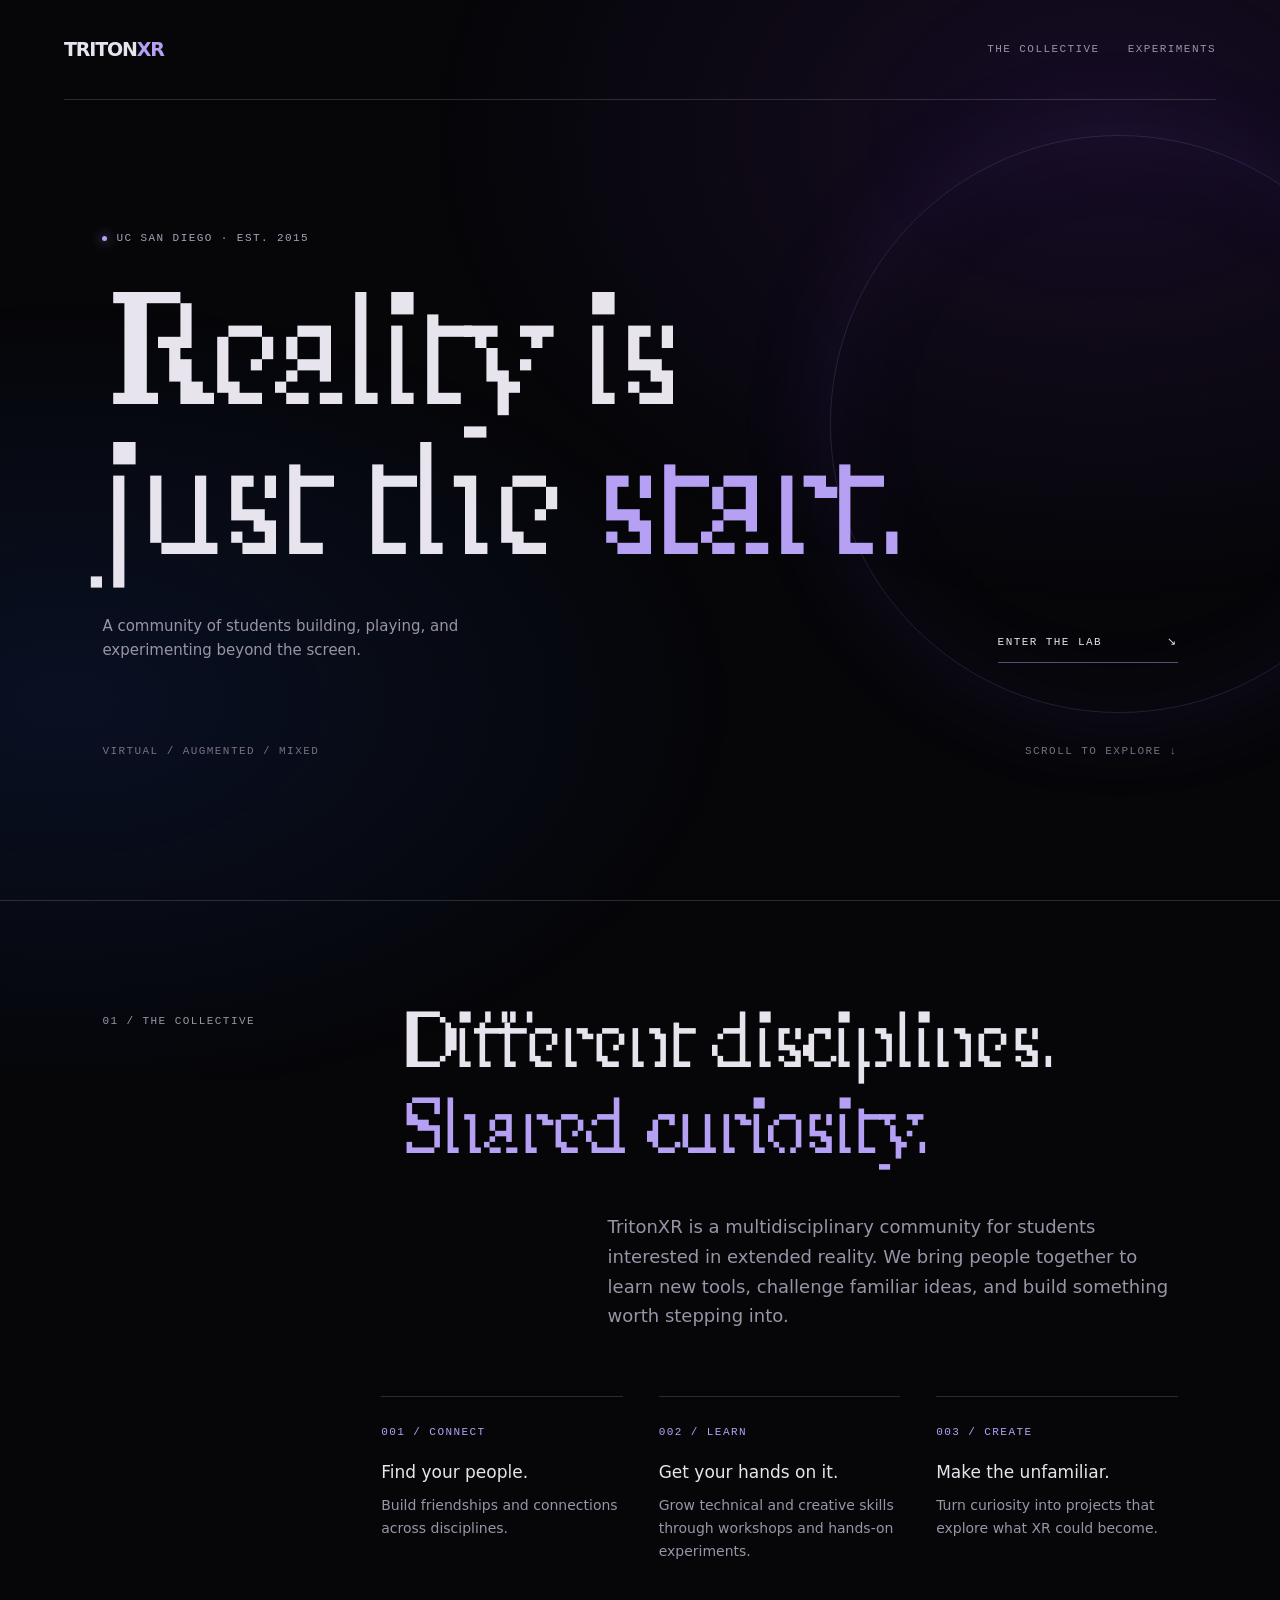
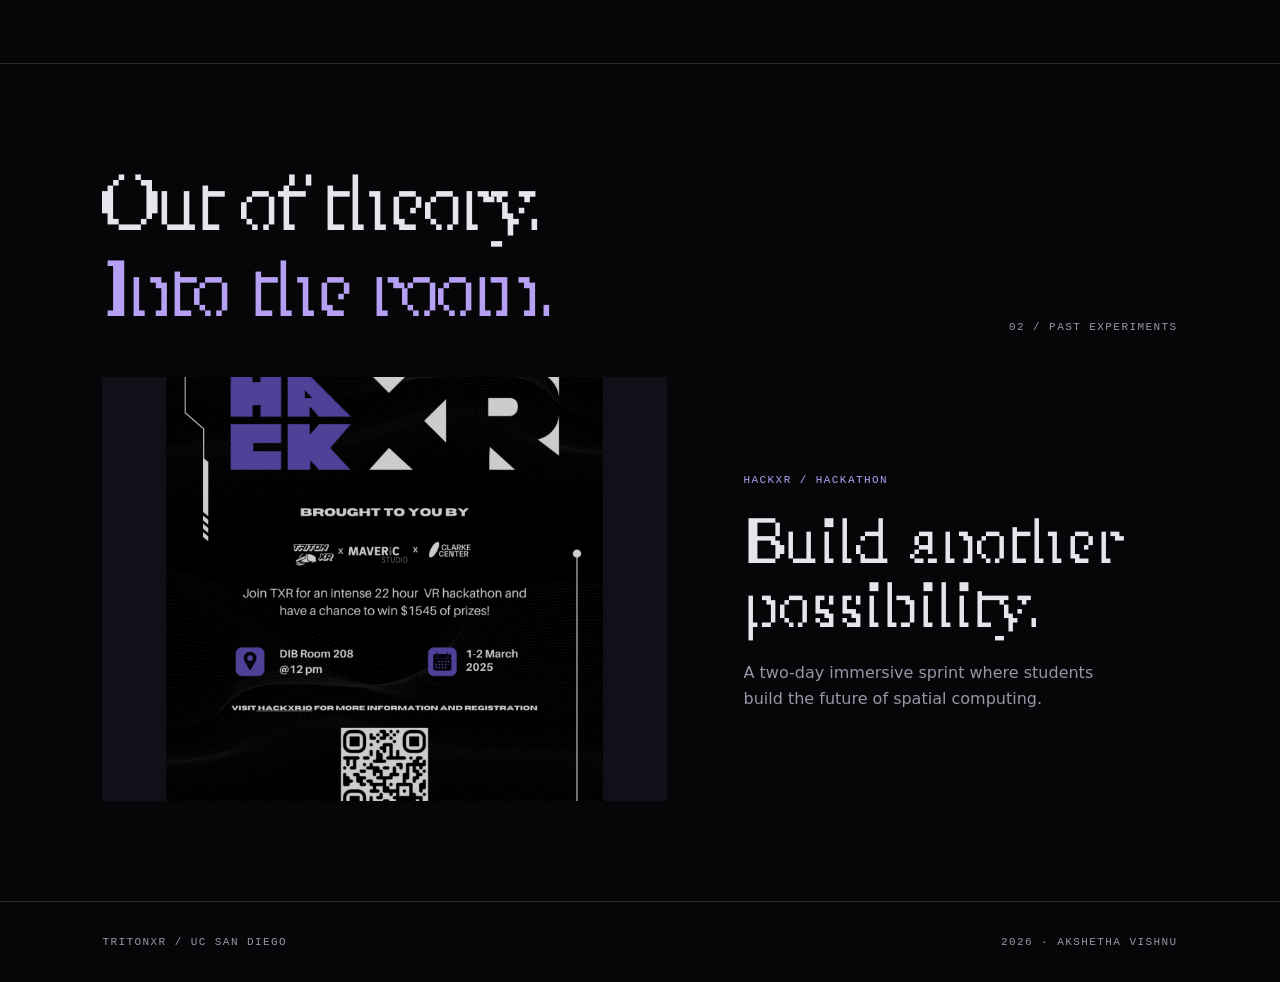
<file: lab.html>
<!doctype html>
<html lang="en">
<head>
<meta charset="utf-8"><meta name="viewport" content="width=device-width,initial-scale=1"><title>TritonXR · The Lab</title>
<style>
@font-face{font-family:Redaction;src:url('./assets/fonts/redaction-70/Redaction70-Regular.ttf') format('truetype');font-display:swap}
:root{color-scheme:dark;--ink:#060609;--text:#e7e4ed;--muted:#9994a6;--line:#ffffff25;--violet:#b5a0f4}
*{box-sizing:border-box}html{scroll-behavior:smooth}body{margin:0;background:var(--ink);color:var(--text);font:16px/1.65 system-ui,sans-serif}a{color:inherit;text-decoration:none}button{font:inherit}::selection{background:#7851b2;color:white}
.atmosphere{position:fixed;inset:-20%;pointer-events:none;z-index:-1;background:radial-gradient(ellipse at 76% 25%,#47207342,transparent 35%),radial-gradient(ellipse at 18% 70%,#142e6c45,transparent 32%);animation:drift 24s ease-in-out infinite alternate}
@keyframes drift{to{transform:translate(-5%,6%) rotate(-8deg)}}
header{position:absolute;inset:0 5vw auto;display:flex;justify-content:space-between;align-items:center;height:100px;border-bottom:1px solid var(--line);z-index:2}.wordmark{font-size:19px;font-weight:700;letter-spacing:-.06em}.wordmark span{color:var(--violet)}nav{display:flex;gap:28px}nav a,.micro{font:11px/1.5 ui-monospace,monospace;text-transform:uppercase;letter-spacing:.13em}nav a{color:var(--muted)}nav a:hover{color:white}
.hero{min-height:100svh;padding:160px 8vw 70px;display:flex;flex-direction:column;justify-content:center;position:relative;overflow:hidden}.hero::after{content:'';position:absolute;width:45vw;height:45vw;right:-10vw;top:15%;border:1px solid #b5a0f42a;border-radius:50%;box-shadow:0 0 100px #734be31c,inset 0 0 100px #734be310;pointer-events:none}.signal{display:flex;align-items:center;gap:9px;color:#aaa0bb}.signal::before{content:'';width:5px;height:5px;background:#b5a0f4;border-radius:50%;box-shadow:0 0 12px #b5a0f4}
h1,h2,h3,p{margin:0}h1{font:clamp(76px,12.5vw,190px)/.94 Redaction,serif;letter-spacing:-.055em;margin:34px 0 32px;position:relative;z-index:1}h1 em{font-style:normal;color:var(--violet)}.hero-bottom{display:flex;justify-content:space-between;gap:30px;align-items:end;max-width:1100px}.hero-bottom p{max-width:360px;color:var(--muted);font-size:15px}.enter{border-bottom:1px solid #b5a0f47a;padding:12px 0;min-width:180px;display:flex;justify-content:space-between;gap:30px}.enter:hover{color:var(--violet)}.hero-footer{margin-top:80px;display:flex;justify-content:space-between;color:#777182}
section.content{padding:100px 8vw;border-top:1px solid var(--line)}.section-top{display:grid;grid-template-columns:1fr 3fr;gap:40px}.section-top>.micro{color:var(--muted);padding-top:12px}h2{font:clamp(42px,6.2vw,88px)/1.08 Redaction,serif;letter-spacing:-.035em;max-width:1000px}h2 span{color:var(--violet)}.about-copy{max-width:570px;margin:40px 0 65px auto;color:var(--muted);font-size:18px}.principles{display:grid;grid-template-columns:repeat(3,1fr);gap:36px;margin-left:calc(25% + 10px)}.principle{border-top:1px solid var(--line);padding-top:20px}.principle .micro{color:var(--violet)}h3{font-size:17px;font-weight:500;margin:14px 0 8px}.principle p{font-size:14px;color:var(--muted)}
.events-top{display:flex;justify-content:space-between;align-items:end;gap:24px;margin-bottom:42px}.events-top>.micro{color:var(--muted)}.event{display:grid;grid-template-columns:1.3fr 1fr;gap:6vw;align-items:center}.event-image{overflow:hidden;aspect-ratio:4/3;background:#101018}.event-image img{width:100%;height:100%;object-fit:cover;filter:saturate(.6) brightness(.8);transition:filter .5s,transform .8s}.event:hover img{filter:saturate(1) brightness(1);transform:scale(1.025)}.event h3{font:clamp(42px,5vw,72px)/1 Redaction,serif;margin:20px 0}.event p{color:var(--muted);max-width:350px}.event .micro{color:var(--violet)}footer{padding:32px 8vw;border-top:1px solid var(--line);display:flex;justify-content:space-between;color:var(--muted)}
.reveal{transition:opacity .9s,transform .9s}.js .reveal{opacity:0;transform:translateY(24px)}.js .reveal.visible{opacity:1;transform:none}
@media(max-width:700px){header{height:80px}nav{gap:18px}.hero{padding:145px 6vw 40px}h1{font-size:clamp(66px,14vw,110px)}.hero-bottom{flex-direction:column;align-items:start}.hero-footer{margin-top:60px}.section-top{grid-template-columns:1fr;gap:24px}section.content{padding:70px 6vw}.about-copy{font-size:16px;margin:30px 0 40px}.principles{margin-left:0;grid-template-columns:1fr;gap:24px}.event{grid-template-columns:1fr;gap:28px}.events-top{align-items:start;flex-direction:column}footer{gap:20px;flex-wrap:wrap}.hero::after{width:85vw;height:85vw;top:27%;right:-45vw}}
@media(prefers-reduced-motion:reduce){html{scroll-behavior:auto}.atmosphere{animation:none}.reveal,.event-image img{transition:none}.js .reveal{opacity:1;transform:none}}
</style>
</head>
<body>
<div class="atmosphere" aria-hidden="true"></div>
<header><a class="wordmark" href="#">TRITON<span>XR</span></a><nav aria-label="Main navigation"><a href="#about">The collective</a><a href="#events">Experiments</a></nav></header>
<main>
<section class="hero">
<div class="signal micro">UC San Diego · Est. 2015</div>
<h1>Reality is<br>just the <em>start.</em></h1>
<div class="hero-bottom"><p>A community of students building, playing, and experimenting beyond the screen.</p><a class="enter micro" href="#about">Enter the lab <span aria-hidden="true">↘</span></a></div>
<div class="hero-footer micro"><span>Virtual / Augmented / Mixed</span><span>Scroll to explore ↓</span></div>
</section>
<section class="content" id="about">
<div class="section-top reveal"><div class="micro">01 / The collective</div><h2>Different disciplines.<br><span>Shared curiosity.</span></h2></div>
<p class="about-copy reveal">TritonXR is a multidisciplinary community for students interested in extended reality. We bring people together to learn new tools, challenge familiar ideas, and build something worth stepping into.</p>
<div class="principles">
<div class="principle reveal"><span class="micro">001 / Connect</span><h3>Find your people.</h3><p>Build friendships and connections across disciplines.</p></div>
<div class="principle reveal"><span class="micro">002 / Learn</span><h3>Get your hands on it.</h3><p>Grow technical and creative skills through workshops and hands-on experiments.</p></div>
<div class="principle reveal"><span class="micro">003 / Create</span><h3>Make the unfamiliar.</h3><p>Turn curiosity into projects that explore what XR could become.</p></div>
</div>
</section>
<section class="content" id="events">
<div class="events-top reveal"><h2>Out of theory.<br><span>Into the room.</span></h2><span class="micro">02 / Past experiments</span></div>
<article class="event reveal"><div class="event-image"><img src="./assets/event1.png" alt="TritonXR HackXR event poster" loading="lazy"></div><div><span class="micro">HackXR / Hackathon</span><h3>Build another<br>possibility.</h3><p>A two-day immersive sprint where students build the future of spatial computing.</p></div></article>
</section>
</main>
<footer class="micro"><span>TritonXR / UC San Diego</span><span>2026 · Akshetha Vishnu</span></footer>
<script>
if('IntersectionObserver' in window){document.documentElement.classList.add('js');const observer=new IntersectionObserver(entries=>entries.forEach(entry=>{if(entry.isIntersecting){entry.target.classList.add('visible');observer.unobserve(entry.target)}}),{threshold:.1});document.querySelectorAll('.reveal').forEach(el=>observer.observe(el));}
</script>
</body></html>
</file>
